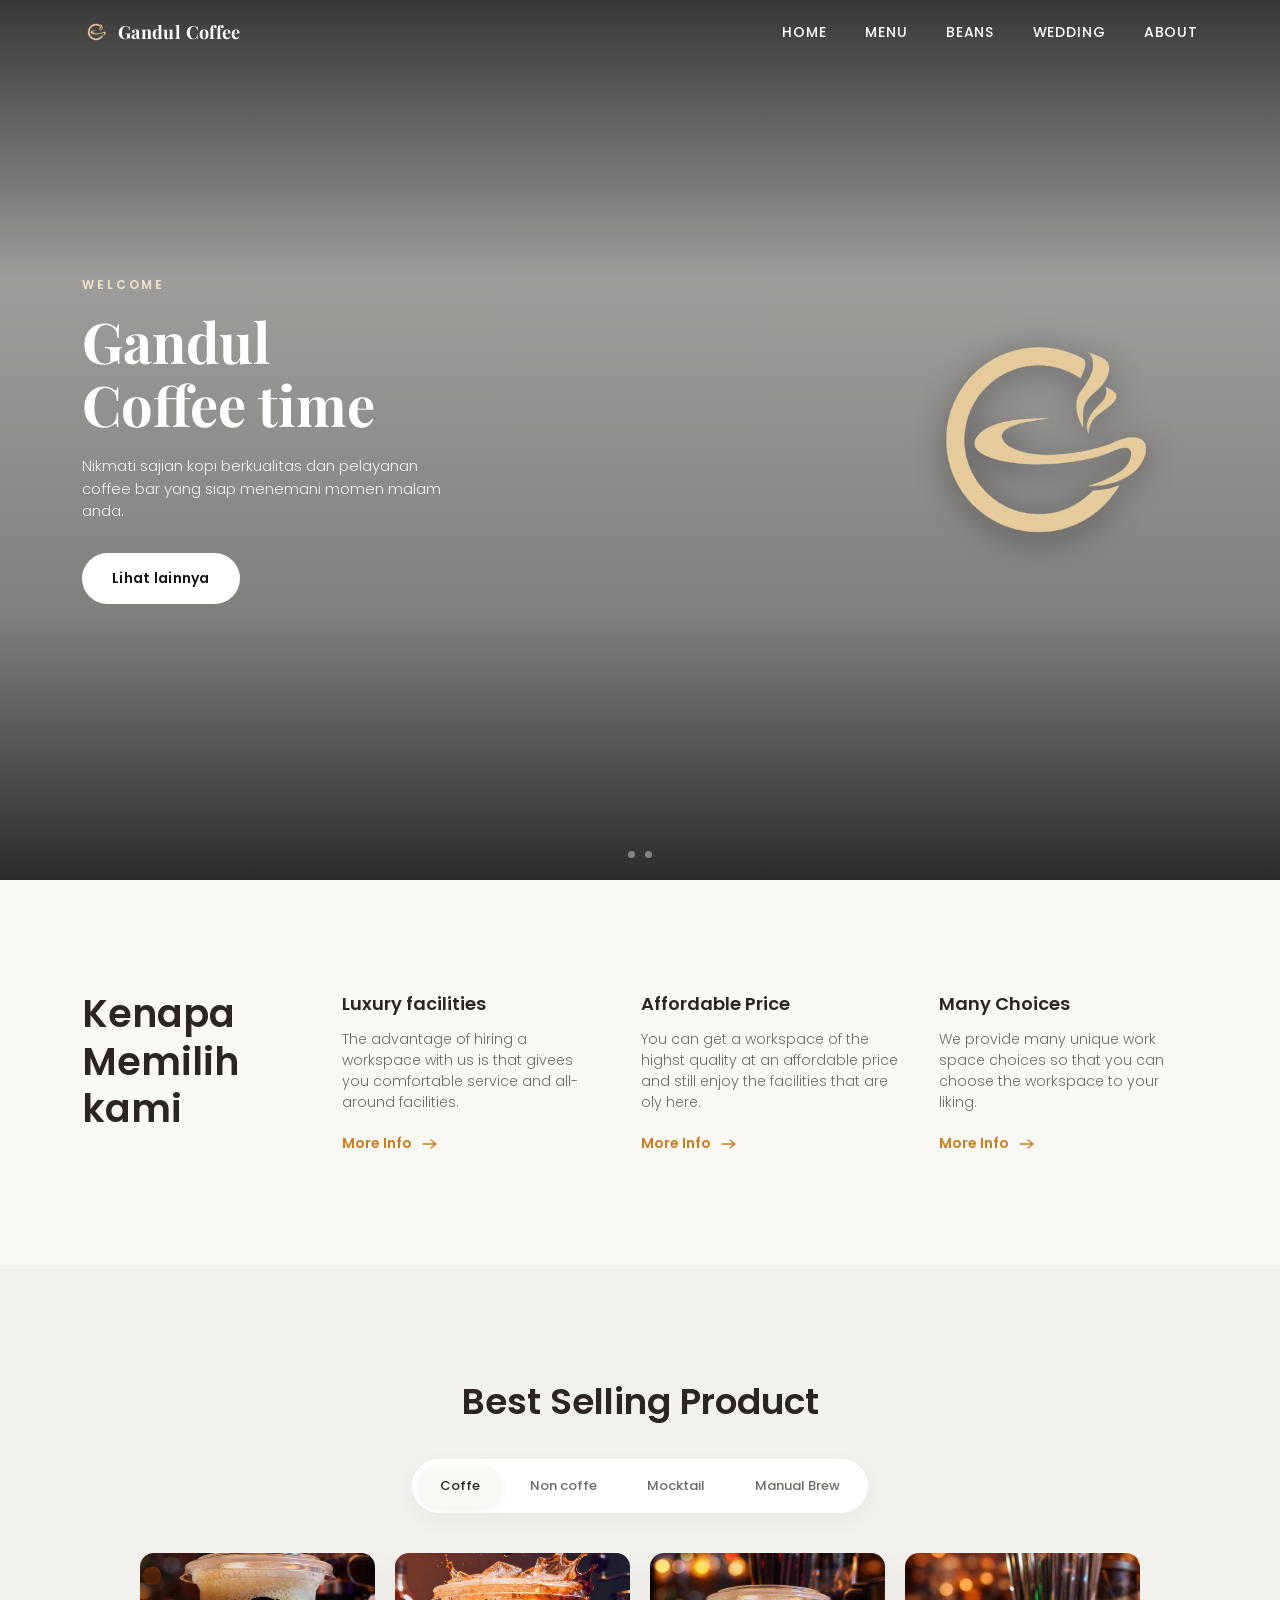
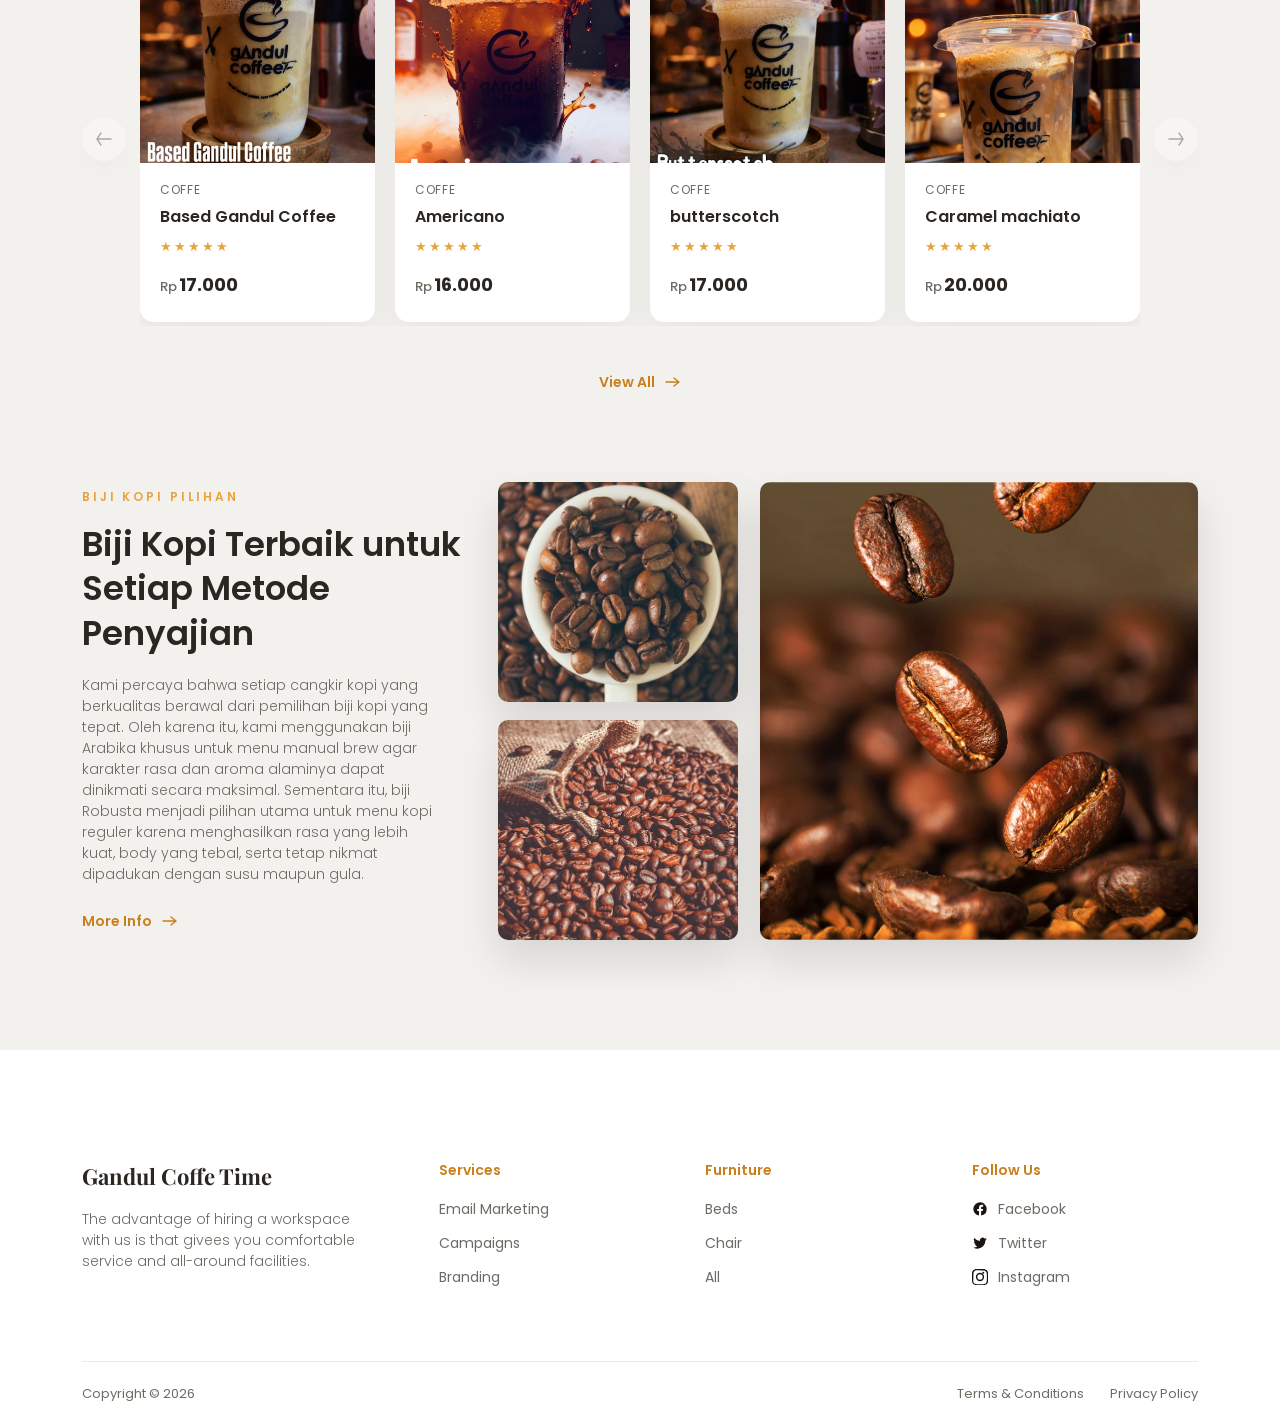
<file: user/landing_page.html>
<!DOCTYPE html>
<html lang="id">
<head>
<meta charset="UTF-8">
<meta name="viewport" content="width=device-width, initial-scale=1.0">
<title>Gandul Coffee Time</title>
<link rel="stylesheet" href="../css/landing_page.css">
</head>
<body>

<!-- ===================== HERO ===================== -->
<section class="hero" id="home">

  <div class="hero-slides">
    <div class="hero-slide slide-1" style="background-image: url('../img/coffe.jpeg');"></div>
    <div class="hero-slide slide-2" style="background-image: url('../img/land.jpeg');"></div>
  </div>

  <header class="site-header">
    <div class="container nav-wrap">
      <a href="#home" class="nav-logo">
        <img src="../img/logo.png" alt="">
        Gandul Coffee
      </a>

      <nav class="main-nav">
        <ul>
          <li><a href="#home">Home</a></li>
          <li><a href="#menu">Menu</a></li>
          <li><a href="#beans">Beans</a></li>
          <li><a href="wedding.html">Wedding</a></li>
          <li><a href="#about">About</a></li>
        </ul>
      </nav>

      <button class="nav-toggle" aria-label="Buka menu" aria-expanded="false">
        <span></span>
        <span></span>
        <span></span>
      </button>
    </div>
  </header>

  <div class="nav-backdrop"></div>

  <div class="hero-content container">
    <div class="hero-grid">
      <div class="hero-text">
        <span class="eyebrow">Welcome</span>
        <h1 class="hero-title">Gandul<br>Coffee time</h1>
        <p class="hero-desc">Nikmati sajian kopi berkualitas dan pelayanan coffee bar yang siap menemani momen malam anda.</p>
        <button class="btn-pill">Lihat lainnya</button>
      </div>
      <div class="hero-emblem">
        <img src="../img/logo.png" alt="Logo Gandul Coffee">
      </div>
    </div>
  </div>

  <div class="hero-dots">
    <span></span>
    <span></span>
  </div>
</section>

<!-- ===================== WHY CHOOSING US ===================== -->
<section class="why-section">
  <div class="container why-grid">
    <div class="why-heading">
      <h2>Kenapa<br>Memilih kami</h2>
    </div>

    <div class="why-item">
      <h3>Luxury facilities</h3>
      <p>The advantage of hiring a workspace with us is that givees you comfortable service and all-around facilities.</p>
      <a href="#" class="link-arrow">More Info
        <svg width="16" height="10" viewBox="0 0 16 10" fill="none"><path d="M1 5h13M9 1l5 4-5 4" stroke="currentColor" stroke-width="1.4" stroke-linecap="round" stroke-linejoin="round"/></svg>
      </a>
    </div>

    <div class="why-item">
      <h3>Affordable Price</h3>
      <p>You can get a workspace of the highst quality at an affordable price and still enjoy the facilities that are oly here.</p>
      <a href="#" class="link-arrow">More Info
        <svg width="16" height="10" viewBox="0 0 16 10" fill="none"><path d="M1 5h13M9 1l5 4-5 4" stroke="currentColor" stroke-width="1.4" stroke-linecap="round" stroke-linejoin="round"/></svg>
      </a>
    </div>

    <div class="why-item">
      <h3>Many Choices</h3>
      <p>We provide many unique work space choices so that you can choose the workspace to your liking.</p>
      <a href="#" class="link-arrow">More Info
        <svg width="16" height="10" viewBox="0 0 16 10" fill="none"><path d="M1 5h13M9 1l5 4-5 4" stroke="currentColor" stroke-width="1.4" stroke-linecap="round" stroke-linejoin="round"/></svg>
      </a>
    </div>
  </div>
</section>

<!-- ===================== BEST SELLING PRODUCT ===================== -->
<section class="products-section" id="menu">
  <div class="container">
    <h2 class="section-title">Best Selling Product</h2>

    <div class="tab-pills">
      <button class="active">Coffe</button>
      <button>Non coffe</button>
      <button>Mocktail</button>
      <button>Manual Brew</button>
    </div>

    <div class="products-row">
      <button class="slider-arrow" aria-label="Previous">
        <svg width="16" height="14" viewBox="0 0 16 14" fill="none"><path d="M15 7H1M5 1L1 7l4 6" stroke="currentColor" stroke-width="1.4" stroke-linecap="round" stroke-linejoin="round"/></svg>
      </button>

      <div class="product-grid">
        <div class="product-card">
          <div class="product-img"><img src="../img/based.jpeg" alt="Sakarias Armchair"></div>
          <div class="product-info">
            <div class="product-cat">Coffe</div>
            <div class="product-name">Based Gandul Coffee</div>
            <div class="product-stars">★★★★★</div>
            <div class="product-price"><span>Rp</span>17.000</div>
          </div>
        </div>

        <div class="product-card">
          <div class="product-img"><img src="../img/americano.jpeg" alt="Baltsar Chair"></div>
          <div class="product-info">
            <div class="product-cat">Coffe</div>
            <div class="product-name">Americano</div>
            <div class="product-stars">★★★★★</div>
            <div class="product-price"><span>Rp</span>16.000</div>
          </div>
        </div>

        <div class="product-card">
          <div class="product-img"><img src="../img/butterscotch.jpeg" alt="Anjay Chair"></div>
          <div class="product-info">
            <div class="product-cat">Coffe</div>
            <div class="product-name">butterscotch</div>
            <div class="product-stars">★★★★★</div>
            <div class="product-price"><span>Rp</span>17.000</div>
          </div>
        </div>

        <div class="product-card">
          <div class="product-img"><img src="../img/machiato.jpeg" alt="Nyantuy Chair"></div>
          <div class="product-info">
            <div class="product-cat">Coffe</div>
            <div class="product-name">Caramel machiato</div>
            <div class="product-stars">★★★★★</div>
            <div class="product-price"><span>Rp</span>20.000</div>
          </div>
        </div>
      </div>

      <button class="slider-arrow" aria-label="Next">
        <svg width="16" height="14" viewBox="0 0 16 14" fill="none"><path d="M1 7h14M11 1l4 6-4 6" stroke="currentColor" stroke-width="1.4" stroke-linecap="round" stroke-linejoin="round"/></svg>
      </button>
    </div>

    <div class="view-all-wrap">
      <a href="menu.html" class="link-arrow">View All
        <svg width="16" height="10" viewBox="0 0 16 10" fill="none"><path d="M1 5h13M9 1l5 4-5 4" stroke="currentColor" stroke-width="1.4" stroke-linecap="round" stroke-linejoin="round"/></svg>
      </a>
    </div>
  </div>
</section>

<!-- ===================== BEANS / MATERIALS ===================== -->
<section class="beans-section" id="beans">
  <div class="container beans-grid">
    <div class="beans-text">
      <span class="eyebrow">BIJI KOPI PILIHAN</span>
      <h2>Biji Kopi Terbaik untuk Setiap Metode Penyajian</h2>
      <p>Kami percaya bahwa setiap cangkir kopi yang berkualitas berawal dari pemilihan biji kopi yang tepat. Oleh karena itu, kami menggunakan biji Arabika khusus untuk menu manual brew agar karakter rasa dan aroma alaminya dapat dinikmati secara maksimal. Sementara itu, biji Robusta menjadi pilihan utama untuk menu kopi reguler karena menghasilkan rasa yang lebih kuat, body yang tebal, serta tetap nikmat dipadukan dengan susu maupun gula.</p>
      <a href="#" class="link-arrow">More Info
        <svg width="16" height="10" viewBox="0 0 16 10" fill="none"><path d="M1 5h13M9 1l5 4-5 4" stroke="currentColor" stroke-width="1.4" stroke-linecap="round" stroke-linejoin="round"/></svg>
      </a>
    </div>

    <div class="beans-stack">
      <img src="../img/robusta 2.jpg" alt="Living room furniture">
      <img src="../img/robusta 3.jpg" alt="Sofa interior">
    </div>

    <div class="beans-feature">
      <img src="../img/robusta.webp" alt="Dining table and chairs">
    </div>
  </div>
</section>

<!-- ===================== FOOTER ===================== -->
<footer class="site-footer" id="about">
  <div class="container">
    <div class="footer-grid">
      <div class="footer-brand">
        <h3>Gandul Coffe Time</h3>
        <p>The advantage of hiring a workspace with us is that givees you comfortable service and all-around facilities.</p>
      </div>

      <div class="footer-col">
        <h4>Services</h4>
        <ul>
          <li>Email Marketing</li>
          <li>Campaigns</li>
          <li>Branding</li>
        </ul>
      </div>

      <div class="footer-col">
        <h4>Furniture</h4>
        <ul>
          <li>Beds</li>
          <li>Chair</li>
          <li>All</li>
        </ul>
      </div>

      <div class="footer-col social">
        <h4>Follow Us</h4>
        <ul>
          <li>
            <svg viewBox="0 0 24 24"><path d="M22 12a10 10 0 1 0-11.5 9.9v-7H7.9V12h2.6V9.8c0-2.6 1.5-4 3.9-4 1.1 0 2.3.2 2.3.2v2.5h-1.3c-1.3 0-1.7.8-1.7 1.6V12h2.9l-.5 2.9h-2.4v7A10 10 0 0 0 22 12z"/></svg>
            Facebook
          </li>
          <li>
            <svg viewBox="0 0 24 24"><path d="M22 5.9c-.7.3-1.5.6-2.3.7.8-.5 1.5-1.3 1.8-2.3-.8.5-1.7.8-2.6 1a4.1 4.1 0 0 0-7 3.7A11.6 11.6 0 0 1 3.4 4.6a4.1 4.1 0 0 0 1.3 5.5c-.7 0-1.3-.2-1.9-.5v.1c0 2 1.4 3.6 3.3 4a4.1 4.1 0 0 1-1.9.1c.5 1.6 2.1 2.8 3.9 2.9A8.2 8.2 0 0 1 2 18.6a11.6 11.6 0 0 0 6.3 1.9c7.5 0 11.7-6.3 11.7-11.7v-.5c.8-.6 1.5-1.3 2-2.1z"/></svg>
            Twitter
          </li>
          <li>
            <svg viewBox="0 0 24 24"><path d="M12 2.2c3.2 0 3.6 0 4.9.1 1.2.1 2 .2 2.4.4.6.2 1.1.6 1.5 1 .4.4.8.9 1 1.5.2.5.3 1.2.4 2.4.1 1.3.1 1.7.1 4.9s0 3.6-.1 4.9c-.1 1.2-.2 2-.4 2.4a4 4 0 0 1-1 1.5c-.4.4-.9.8-1.5 1-.5.2-1.2.3-2.4.4-1.3.1-1.7.1-4.9.1s-3.6 0-4.9-.1c-1.2-.1-2-.2-2.4-.4a4 4 0 0 1-1.5-1 4 4 0 0 1-1-1.5c-.2-.5-.3-1.2-.4-2.4C2.1 15.6 2.1 15.2 2.1 12s0-3.6.1-4.9c.1-1.2.2-2 .4-2.4.2-.6.6-1.1 1-1.5.4-.4.9-.8 1.5-1 .5-.2 1.2-.3 2.4-.4 1.3-.1 1.7-.1 4.9-.1zM12 0C8.7 0 8.3 0 7 .1c-1.3.1-2.2.2-3 .5-.8.3-1.5.7-2.2 1.4C1.1 2.7.7 3.4.4 4.2c-.3.8-.4 1.7-.5 3C-.1 8.5-.1 8.9-.1 12.2s0 3.7.1 5c.1 1.3.2 2.2.5 3 .3.8.7 1.5 1.4 2.2.7.7 1.4 1.1 2.2 1.4.8.3 1.7.4 3 .5 1.3.1 1.7.1 5 .1s3.7 0 5-.1c1.3-.1 2.2-.2 3-.5.8-.3 1.5-.7 2.2-1.4.7-.7 1.1-1.4 1.4-2.2.3-.8.4-1.7.5-3 .1-1.3.1-1.7.1-5s0-3.7-.1-5c-.1-1.3-.2-2.2-.5-3a5.8 5.8 0 0 0-1.4-2.2A5.8 5.8 0 0 0 20 .6c-.8-.3-1.7-.4-3-.5C15.7 0 15.3 0 12 0z"/><path d="M12 5.8a6.2 6.2 0 1 0 0 12.4 6.2 6.2 0 0 0 0-12.4zm0 10.2a4 4 0 1 1 0-8 4 4 0 0 1 0 8zM18.4 5.6a1.4 1.4 0 1 1-2.9 0 1.4 1.4 0 0 1 2.9 0z"/></svg>
            Instagram
          </li>
        </ul>
      </div>
    </div>

    <div class="footer-bottom">
      <div>Copyright © 2026</div>
      <div class="footer-bottom-links">
        <a href="#">Terms &amp; Conditions</a>
        <a href="#">Privacy Policy</a>
      </div>
    </div>
  </div>
</footer>

<script src="../js/landing_page.js"></script>
</body>
</html>
</file>
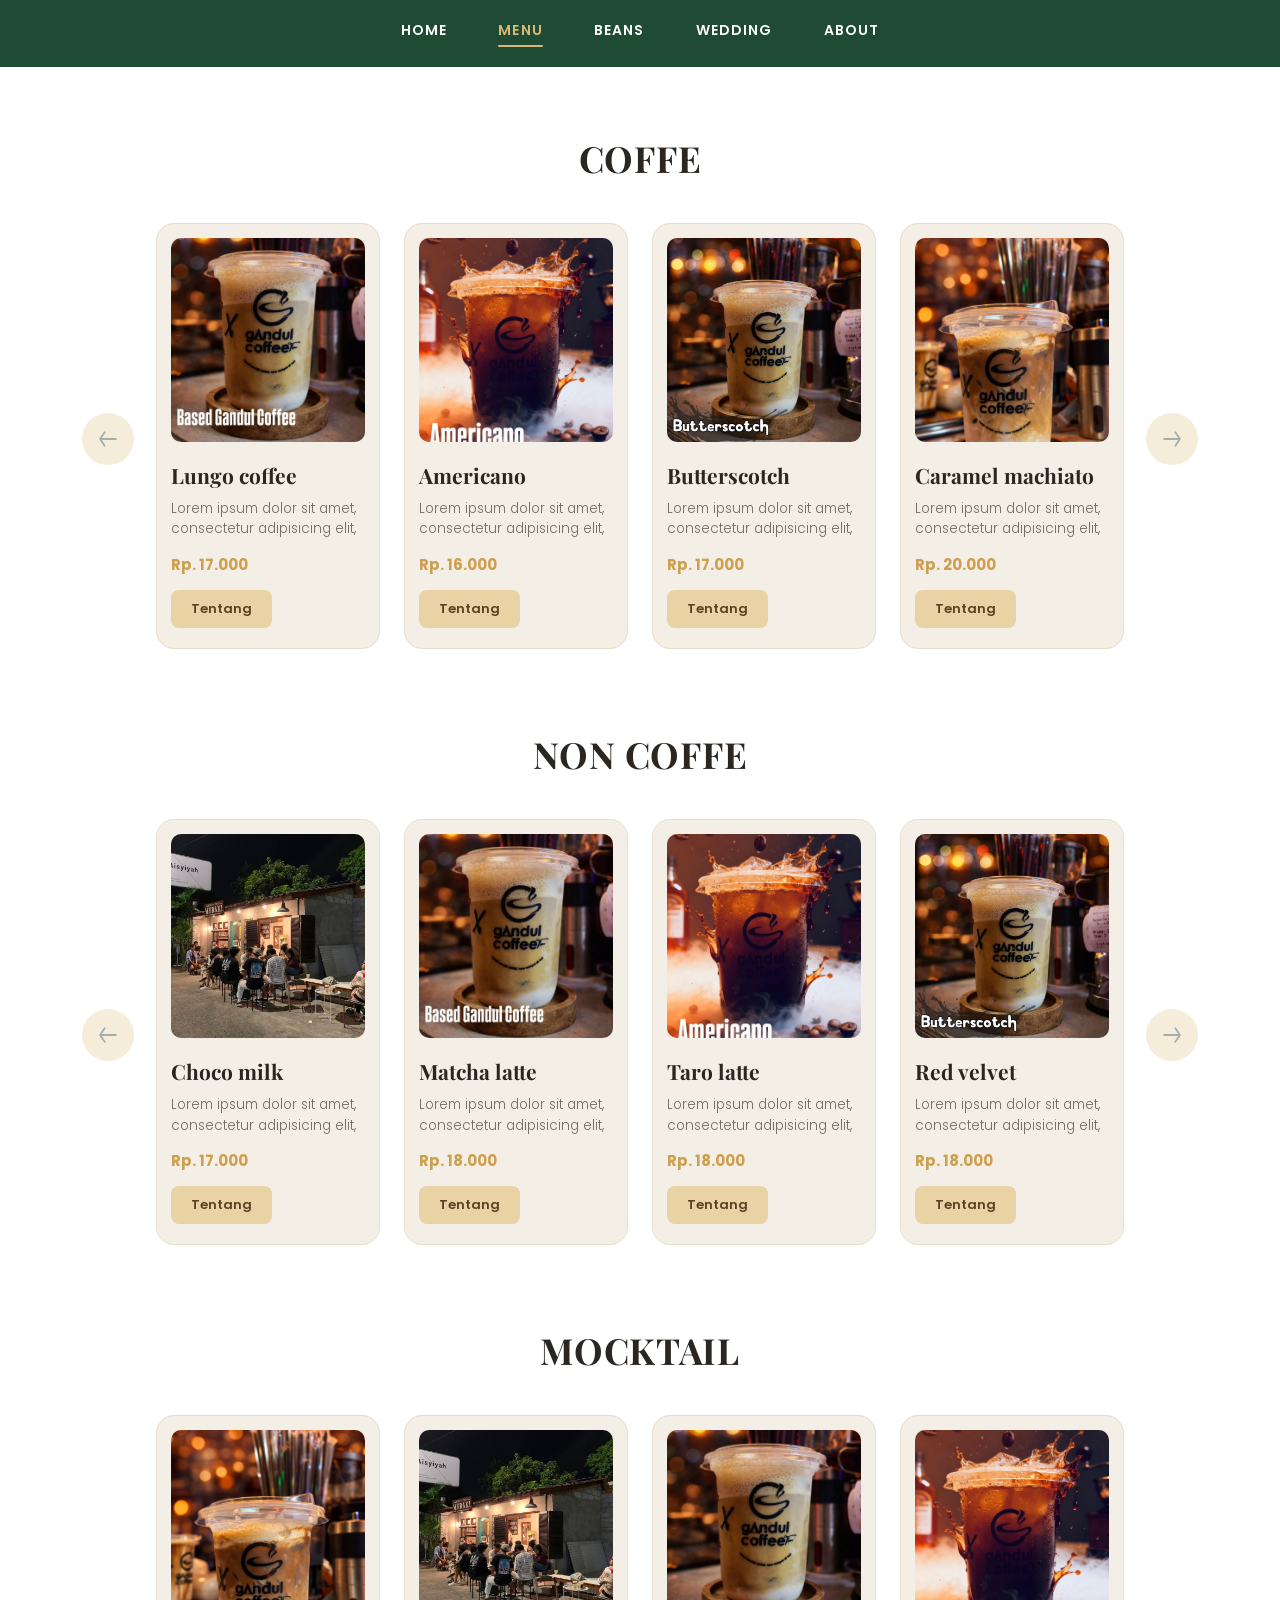
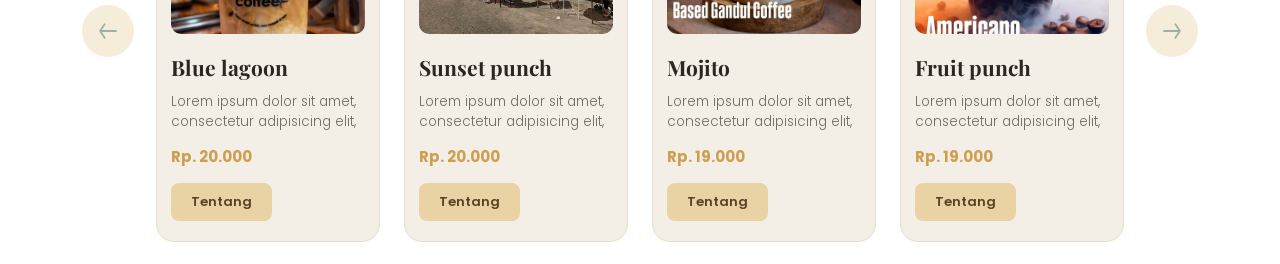
<file: user/menu.html>
<!DOCTYPE html>
<html lang="id">
<head>
<meta charset="UTF-8">
<meta name="viewport" content="width=device-width, initial-scale=1.0">
<title>Menu — Gandul Coffee</title>
<link rel="stylesheet" href="../css/landing_page.css">
<link rel="stylesheet" href="../css/menu.css">
</head>
<body class="menu-page">

<!-- ===================== TOP NAV ===================== -->
<header class="menu-topbar">
  <div class="container">
   <nav class="menu-nav" id="menuNav">
        <a href="landing_page.html#home" data-page="home">Home</a>
        <a href="menu.html" data-page="menu">Menu</a>
        <a href="landing_page.html#beans" data-page="beans">Beans</a>
        <a href="wedding.html" data-page="wedding">Wedding</a>
        <a href="landing_page.html#about" data-page="about">About</a>
    </nav>
    <button class="menu-hamburger" id="menuHamburger" aria-label="Buka menu" aria-expanded="false">
      <span></span><span></span><span></span>
    </button>
  </div>
</header>

<main>

  <!-- ===================== COFFE ===================== -->
  <section class="menu-category" id="coffe">
    <div class="container">
      <h2 class="category-title">COFFE</h2>

      <div class="menu-row">
        <button class="row-arrow prev" aria-label="Sebelumnya" data-target="coffe-grid">
          <svg viewBox="0 0 16 14" fill="none"><path d="M15 7H1M5 1L1 7l4 6" stroke="currentColor" stroke-width="1.6" stroke-linecap="round" stroke-linejoin="round"/></svg>
        </button>

        <div class="menu-grid" id="coffe-grid">
          <article class="menu-card">
            <div class="menu-card-img"><img src="../img/based.jpeg" alt="Lungo coffee"></div>
            <div class="menu-card-body">
              <h3>Lungo coffee</h3>
              <p>Lorem ipsum dolor sit amet, consectetur adipisicing elit,</p>
              <div class="menu-price">Rp. 17.000</div>
              <button class="btn-tentang">Tentang</button>
            </div>
          </article>

          <article class="menu-card">
            <div class="menu-card-img"><img src="../img/americano.jpeg" alt="Americano"></div>
            <div class="menu-card-body">
              <h3>Americano</h3>
              <p>Lorem ipsum dolor sit amet, consectetur adipisicing elit,</p>
              <div class="menu-price">Rp. 16.000</div>
              <button class="btn-tentang">Tentang</button>
            </div>
          </article>

          <article class="menu-card">
            <div class="menu-card-img"><img src="../img/butterscotch.jpeg" alt="Butterscotch"></div>
            <div class="menu-card-body">
              <h3>Butterscotch</h3>
              <p>Lorem ipsum dolor sit amet, consectetur adipisicing elit,</p>
              <div class="menu-price">Rp. 17.000</div>
              <button class="btn-tentang">Tentang</button>
            </div>
          </article>

          <article class="menu-card">
            <div class="menu-card-img"><img src="../img/machiato.jpeg" alt="Caramel machiato"></div>
            <div class="menu-card-body">
              <h3>Caramel machiato</h3>
              <p>Lorem ipsum dolor sit amet, consectetur adipisicing elit,</p>
              <div class="menu-price">Rp. 20.000</div>
              <button class="btn-tentang">Tentang</button>
            </div>
          </article>
        </div>

        <button class="row-arrow next" aria-label="Selanjutnya" data-target="coffe-grid">
          <svg viewBox="0 0 16 14" fill="none"><path d="M1 7h14M11 1l4 6-4 6" stroke="currentColor" stroke-width="1.6" stroke-linecap="round" stroke-linejoin="round"/></svg>
        </button>
      </div>
    </div>
  </section>

  <!-- ===================== NON COFFE ===================== -->
  <section class="menu-category" id="non-coffe">
    <div class="container">
      <h2 class="category-title">NON COFFE</h2>

      <div class="menu-row">
        <button class="row-arrow prev" aria-label="Sebelumnya" data-target="non-coffe-grid">
          <svg viewBox="0 0 16 14" fill="none"><path d="M15 7H1M5 1L1 7l4 6" stroke="currentColor" stroke-width="1.6" stroke-linecap="round" stroke-linejoin="round"/></svg>
        </button>

        <div class="menu-grid" id="non-coffe-grid">
          <article class="menu-card">
            <div class="menu-card-img"><img src="../img/coffe.jpeg" alt="Choco milk"></div>
            <div class="menu-card-body">
              <h3>Choco milk</h3>
              <p>Lorem ipsum dolor sit amet, consectetur adipisicing elit,</p>
              <div class="menu-price">Rp. 17.000</div>
              <button class="btn-tentang">Tentang</button>
            </div>
          </article>

          <article class="menu-card">
            <div class="menu-card-img"><img src="../img/based.jpeg" alt="Matcha latte"></div>
            <div class="menu-card-body">
              <h3>Matcha latte</h3>
              <p>Lorem ipsum dolor sit amet, consectetur adipisicing elit,</p>
              <div class="menu-price">Rp. 18.000</div>
              <button class="btn-tentang">Tentang</button>
            </div>
          </article>

          <article class="menu-card">
            <div class="menu-card-img"><img src="../img/americano.jpeg" alt="Taro latte"></div>
            <div class="menu-card-body">
              <h3>Taro latte</h3>
              <p>Lorem ipsum dolor sit amet, consectetur adipisicing elit,</p>
              <div class="menu-price">Rp. 18.000</div>
              <button class="btn-tentang">Tentang</button>
            </div>
          </article>

          <article class="menu-card">
            <div class="menu-card-img"><img src="../img/butterscotch.jpeg" alt="Red velvet"></div>
            <div class="menu-card-body">
              <h3>Red velvet</h3>
              <p>Lorem ipsum dolor sit amet, consectetur adipisicing elit,</p>
              <div class="menu-price">Rp. 18.000</div>
              <button class="btn-tentang">Tentang</button>
            </div>
          </article>
        </div>

        <button class="row-arrow next" aria-label="Selanjutnya" data-target="non-coffe-grid">
          <svg viewBox="0 0 16 14" fill="none"><path d="M1 7h14M11 1l4 6-4 6" stroke="currentColor" stroke-width="1.6" stroke-linecap="round" stroke-linejoin="round"/></svg>
        </button>
      </div>
    </div>
  </section>

  <!-- ===================== MOCKTAIL ===================== -->
  <section class="menu-category" id="mocktail">
    <div class="container">
      <h2 class="category-title">MOCKTAIL</h2>

      <div class="menu-row">
        <button class="row-arrow prev" aria-label="Sebelumnya" data-target="mocktail-grid">
          <svg viewBox="0 0 16 14" fill="none"><path d="M15 7H1M5 1L1 7l4 6" stroke="currentColor" stroke-width="1.6" stroke-linecap="round" stroke-linejoin="round"/></svg>
        </button>

        <div class="menu-grid" id="mocktail-grid">
          <article class="menu-card">
            <div class="menu-card-img"><img src="../img/machiato.jpeg" alt="Blue lagoon"></div>
            <div class="menu-card-body">
              <h3>Blue lagoon</h3>
              <p>Lorem ipsum dolor sit amet, consectetur adipisicing elit,</p>
              <div class="menu-price">Rp. 20.000</div>
              <button class="btn-tentang">Tentang</button>
            </div>
          </article>

          <article class="menu-card">
            <div class="menu-card-img"><img src="../img/coffe.jpeg" alt="Sunset punch"></div>
            <div class="menu-card-body">
              <h3>Sunset punch</h3>
              <p>Lorem ipsum dolor sit amet, consectetur adipisicing elit,</p>
              <div class="menu-price">Rp. 20.000</div>
              <button class="btn-tentang">Tentang</button>
            </div>
          </article>

          <article class="menu-card">
            <div class="menu-card-img"><img src="../img/based.jpeg" alt="Mojito"></div>
            <div class="menu-card-body">
              <h3>Mojito</h3>
              <p>Lorem ipsum dolor sit amet, consectetur adipisicing elit,</p>
              <div class="menu-price">Rp. 19.000</div>
              <button class="btn-tentang">Tentang</button>
            </div>
          </article>

          <article class="menu-card">
            <div class="menu-card-img"><img src="../img/americano.jpeg" alt="Fruit punch"></div>
            <div class="menu-card-body">
              <h3>Fruit punch</h3>
              <p>Lorem ipsum dolor sit amet, consectetur adipisicing elit,</p>
              <div class="menu-price">Rp. 19.000</div>
              <button class="btn-tentang">Tentang</button>
            </div>
          </article>
        </div>

        <button class="row-arrow next" aria-label="Selanjutnya" data-target="mocktail-grid">
          <svg viewBox="0 0 16 14" fill="none"><path d="M1 7h14M11 1l4 6-4 6" stroke="currentColor" stroke-width="1.6" stroke-linecap="round" stroke-linejoin="round"/></svg>
        </button>
      </div>
    </div>
  </section>

</main>

<script src="../js/landing_page.js"></script>
<script src="../js/menu.js"></script>
</body>
</html>
</file>
<file: css/landing_page.css>
/* ===================================
   Gandul Coffee — Landing Page Styles
   Mobile-first base, enhanced for tablet & desktop
   =================================== */

@import url('https://fonts.googleapis.com/css2?family=Playfair+Display:wght@500;600;700;800&family=Poppins:wght@300;400;500;600;700&display=swap');

:root {
  --color-dark: #1a1410;
  --color-cream: #faf8f5;
  --color-text: #2b2622;
  --color-text-muted: #6f6a64;
  --color-accent: #e8a33d;
  --color-accent-dark: #c97f1e;
  --color-card-bg: #ffffff;
  --color-section-bg: #f3f1ee;
  --font-display: 'Playfair Display', serif;
  --font-body: 'Poppins', sans-serif;
  --max-width: 1180px;

  /* spacing scale — shrinks automatically on small screens via clamp() */
  --section-pad: clamp(56px, 9vw, 110px);
  --container-pad: clamp(20px, 5vw, 32px);
}

* {
  margin: 0;
  padding: 0;
  box-sizing: border-box;
}

html {
  scroll-behavior: smooth;
}

body {
  font-family: var(--font-body);
  color: var(--color-text);
  background: var(--color-cream);
  line-height: 1.5;
  -webkit-font-smoothing: antialiased;
  overflow-x: hidden;
}

img {
  max-width: 100%;
  display: block;
}

a {
  text-decoration: none;
  color: inherit;
}

ul {
  list-style: none;
}

button {
  font-family: inherit;
}

:focus-visible {
  outline: 2px solid var(--color-accent);
  outline-offset: 3px;
}

.container {
  max-width: var(--max-width);
  margin: 0 auto;
  padding: 0 var(--container-pad);
}

.eyebrow {
  font-size: 12px;
  letter-spacing: 0.24em;
  text-transform: uppercase;
  font-weight: 600;
  color: var(--color-accent);
}

.link-arrow {
  display: inline-flex;
  align-items: center;
  gap: 10px;
  font-size: 14px;
  font-weight: 600;
  color: var(--color-accent-dark);
}

.link-arrow svg {
  transition: transform 0.25s ease;
  flex-shrink: 0;
}

.link-arrow:hover svg {
  transform: translateX(5px);
}

/* ===================================
   Header / Navigation
   =================================== */

.site-header {
  position: fixed;
  top: 0;
  left: 0;
  right: 0;
  z-index: 100;
  padding: 18px 0;
  transition: background 0.3s ease, padding 0.3s ease, box-shadow 0.3s ease;
}

.site-header.is-scrolled {
  background: rgba(26, 20, 16, 0.92);
  backdrop-filter: blur(8px);
  padding: 12px 0;
  box-shadow: 0 6px 20px rgba(0, 0, 0, 0.15);
}

.nav-wrap {
  display: flex;
  align-items: center;
  justify-content: space-between;
}

.nav-logo {
  display: flex;
  align-items: center;
  gap: 8px;
  color: #fff;
  font-family: var(--font-display);
  font-weight: 700;
  font-size: 18px;
  letter-spacing: 0.02em;
  z-index: 110;
}

.nav-logo img {
  width: 28px;
  height: 28px;
  object-fit: contain;
}

.nav-toggle {
  display: none;
  width: 40px;
  height: 40px;
  border: none;
  background: transparent;
  cursor: pointer;
  position: relative;
  z-index: 110;
  flex-direction: column;
  align-items: center;
  justify-content: center;
  gap: 5px;
}

.nav-toggle span {
  width: 24px;
  height: 2px;
  background: #fff;
  border-radius: 2px;
  transition: transform 0.3s ease, opacity 0.3s ease;
}

.nav-toggle.is-active span:nth-child(1) {
  transform: translateY(7px) rotate(45deg);
}

.nav-toggle.is-active span:nth-child(2) {
  opacity: 0;
}

.nav-toggle.is-active span:nth-child(3) {
  transform: translateY(-7px) rotate(-45deg);
}

.main-nav ul {
  display: flex;
  gap: clamp(20px, 3vw, 48px);
}

.main-nav a {
  color: #fff;
  font-size: 14px;
  font-weight: 500;
  letter-spacing: 0.06em;
  text-transform: uppercase;
  position: relative;
  padding-bottom: 4px;
}

.main-nav a::after {
  content: '';
  position: absolute;
  left: 0;
  bottom: 0;
  width: 0;
  height: 1px;
  background: var(--color-accent);
  transition: width 0.25s ease;
}

.main-nav a:hover::after {
  width: 100%;
}

/* ===================================
   Hero / Auto-sliding background
   =================================== */

.hero {
  position: relative;
  height: 100vh;
  min-height: 540px;
  max-height: 880px;
  overflow: hidden;
  display: flex;
  align-items: center;
}

.hero-slides {
  position: absolute;
  inset: 0;
  z-index: 0;
}

.hero-slide {
  position: absolute;
  inset: 0;
  background-size: cover;
  background-position: center;
  opacity: 0;
}

/* Single-photo mode: a slow continuous Ken Burns drift keeps the hero
   feeling alive even with only one location photo available. Add a
   second .hero-slide (slide-2) + matching image and this rule set
   automatically turns into a real two-slide crossfade — see js/landing_page.js */
.hero-slide.is-only-slide {
  opacity: 1;
  animation: kenBurns 18s ease-in-out infinite alternate;
}

.hero-slide.slide-1.has-sibling {
  animation: heroFade 14s infinite;
  animation-delay: 0s;
}

.hero-slide.slide-2.has-sibling {
  animation: heroFade 14s infinite;
  animation-delay: 7s;
}

@keyframes heroFade {
  0%    { opacity: 0; transform: scale(1.06); }
  4%    { opacity: 1; transform: scale(1.06); }
  46%   { opacity: 1; transform: scale(1.12); }
  50%   { opacity: 0; transform: scale(1.12); }
  100%  { opacity: 0; transform: scale(1.06); }
}

@keyframes kenBurns {
  0%   { transform: scale(1.04) translate(0, 0); }
  100% { transform: scale(1.14) translate(-1.5%, -1%); }
}

.hero::before {
  content: '';
  position: absolute;
  inset: 0;
  background: linear-gradient(
    180deg,
    rgba(10, 8, 6, 0.8) 0%,
    rgba(10, 8, 6, 0.38) 32%,
    rgba(10, 8, 6, 0.5) 70%,
    rgba(10, 8, 6, 0.85) 100%
  );
  z-index: 1;
}

.hero-dots {
  position: absolute;
  bottom: 22px;
  left: 50%;
  transform: translateX(-50%);
  display: flex;
  gap: 10px;
  z-index: 3;
}

.hero-dots span {
  width: 7px;
  height: 7px;
  border-radius: 50%;
  background: rgba(255, 255, 255, 0.4);
}

.hero-dots.has-sibling span {
  animation: dotPulse 14s infinite;
}

.hero-dots span:nth-child(1) { animation-delay: 0s; }
.hero-dots span:nth-child(2) { animation-delay: 7s; }

@keyframes dotPulse {
  0%   { background: var(--color-accent); width: 22px; border-radius: 4px; }
  46%  { background: var(--color-accent); width: 22px; border-radius: 4px; }
  50%  { background: rgba(255,255,255,0.4); width: 7px; border-radius: 50%; }
  96%  { background: rgba(255,255,255,0.4); width: 7px; border-radius: 50%; }
  100% { background: rgba(255,255,255,0.4); width: 7px; border-radius: 50%; }
}

.hero-content {
  position: relative;
  z-index: 2;
  width: 100%;
}

.hero-grid {
  display: grid;
  grid-template-columns: 1.4fr 1fr;
  align-items: center;
  gap: 24px;
}

.hero-text {
  max-width: 480px;
}

.hero-text .eyebrow {
  color: #f1e3c8;
  display: block;
  margin-bottom: 16px;
}

.hero-title {
  font-family: var(--font-display);
  font-weight: 700;
  font-size: clamp(34px, 6vw, 56px);
  line-height: 1.12;
  color: #fff;
  margin-bottom: 20px;
}

.hero-desc {
  color: rgba(255, 255, 255, 0.85);
  font-size: 15px;
  font-weight: 300;
  max-width: 360px;
  margin-bottom: 30px;
}

.btn-pill {
  display: inline-block;
  background: #fff;
  color: var(--color-dark);
  padding: 15px 30px;
  border-radius: 40px;
  font-size: 14px;
  font-weight: 600;
  letter-spacing: 0.02em;
  border: none;
  cursor: pointer;
  min-height: 48px;
  transition: background 0.25s ease, color 0.25s ease, transform 0.25s ease;
}

.btn-pill:hover {
  background: var(--color-accent);
  color: #fff;
  transform: translateY(-2px);
}

/* Emblem — kept deliberately small and quiet so it reads as a mark,
   not a second logo competing with the wordmark */
.hero-emblem {
  display: flex;
  justify-content: center;
  width: 320px;
  height: 320px;
  justify-self: end;
}

.hero-emblem img {
  width: 100%;
  height: 100%;
  object-fit: contain;
  filter: drop-shadow(0 6px 16px rgba(0, 0, 0, 0.35));
}

/* ===================================
   Why Choosing Us
   =================================== */

.why-section {
  padding: var(--section-pad) 0;
  background: var(--color-cream);
}

.why-grid {
  display: grid;
  grid-template-columns: 0.85fr 1fr 1fr 1fr;
  gap: 40px;
  align-items: start;
}

.why-heading h2 {
  font-family: var(--font-body);
  font-size: clamp(28px, 4vw, 38px);
  font-weight: 600;
  line-height: 1.25;
  color: var(--color-text);
}

.why-item h3 {
  font-size: 18px;
  font-weight: 600;
  margin-bottom: 12px;
}

.why-item p {
  font-size: 14px;
  color: var(--color-text-muted);
  font-weight: 300;
  margin-bottom: 18px;
}

/* ===================================
   Best Selling Product
   =================================== */

.products-section {
  background: var(--color-section-bg);
  padding: var(--section-pad) 0 calc(var(--section-pad) * 0.8);
}

.section-title {
  text-align: center;
  font-family: var(--font-body);
  font-size: clamp(26px, 4vw, 36px);
  font-weight: 600;
  margin-bottom: 30px;
}

.tab-pills {
  display: flex;
  justify-content: flex-start;
  gap: 6px;
  background: #fff;
  width: fit-content;
  max-width: 100%;
  margin: 0 auto 40px;
  padding: 6px;
  border-radius: 40px;
  box-shadow: 0 8px 24px rgba(0, 0, 0, 0.04);
  overflow-x: auto;
  -ms-overflow-style: none;
  scrollbar-width: none;
}

.tab-pills::-webkit-scrollbar {
  display: none;
}

.tab-pills button {
  border: none;
  background: transparent;
  padding: 11px 22px;
  border-radius: 40px;
  font-family: var(--font-body);
  font-size: 13px;
  font-weight: 500;
  color: var(--color-text-muted);
  cursor: pointer;
  white-space: nowrap;
  transition: background 0.25s ease, color 0.25s ease;
}

.tab-pills button.active {
  background: var(--color-cream);
  color: var(--color-text);
  box-shadow: 0 4px 10px rgba(0, 0, 0, 0.06);
}

.products-row {
  position: relative;
  display: flex;
  align-items: center;
  gap: 14px;
}

.product-grid {
  flex: 1;
  display: grid;
  grid-auto-flow: column;
  grid-auto-columns: minmax(220px, 1fr);
  gap: 20px;
  overflow-x: auto;
  scroll-snap-type: x mandatory;
  scroll-behavior: smooth;
  padding-bottom: 4px;
  -ms-overflow-style: none;
  scrollbar-width: none;
}

.product-grid::-webkit-scrollbar {
  display: none;
}

.product-card {
  scroll-snap-align: start;
  background: var(--color-card-bg);
  border-radius: 14px;
  overflow: hidden;
  box-shadow: 0 10px 30px rgba(20, 15, 10, 0.05);
  transition: transform 0.3s ease, box-shadow 0.3s ease;
}

.product-card:hover {
  transform: translateY(-6px);
  box-shadow: 0 18px 36px rgba(20, 15, 10, 0.1);
}

.product-img {
  height: 210px;
  display: flex;
  align-items: center;
  justify-content: center;
  background: #f6f4f1;
  overflow: hidden;
}

.product-img img {
  width: 100%;
  height: 100%;
  object-fit: cover;
}

.product-info {
  padding: 18px 20px 24px;
}

.product-cat {
  font-size: 12px;
  color: var(--color-text-muted);
  text-transform: uppercase;
  letter-spacing: 0.06em;
  margin-bottom: 6px;
}

.product-name {
  font-size: 16px;
  font-weight: 600;
  margin-bottom: 8px;
}

.product-stars {
  color: var(--color-accent);
  font-size: 13px;
  margin-bottom: 14px;
  letter-spacing: 2px;
}

.product-price {
  font-size: 18px;
  font-weight: 700;
}

.product-price span {
  font-size: 13px;
  font-weight: 500;
  color: var(--color-text-muted);
  margin-right: 2px;
}

.slider-arrow {
  flex-shrink: 0;
  width: 44px;
  height: 44px;
  border-radius: 50%;
  background: #fff;
  border: none;
  display: flex;
  align-items: center;
  justify-content: center;
  cursor: pointer;
  box-shadow: 0 8px 20px rgba(0, 0, 0, 0.07);
  transition: background 0.25s ease, color 0.25s ease, opacity 0.25s ease;
  color: var(--color-text);
}

.slider-arrow:hover {
  background: var(--color-accent);
  color: #fff;
}

.slider-arrow:disabled {
  opacity: 0.35;
  cursor: default;
  background: #fff;
  color: var(--color-text);
}

.view-all-wrap {
  text-align: center;
  margin-top: 44px;
}

.view-all-wrap .link-arrow {
  justify-content: center;
}

/* ===================================
   Beans / Materials section
   =================================== */

.beans-section {
  background: var(--color-section-bg);
  padding: 0 0 var(--section-pad);
}

.beans-grid {
  display: grid;
  grid-template-columns: 0.9fr 0.55fr 1fr;
  gap: 22px;
  align-items: center;
}

.beans-text .eyebrow {
  margin-bottom: 16px;
  display: block;
}

.beans-text h2 {
  font-family: var(--font-body);
  font-size: clamp(24px, 3.6vw, 34px);
  font-weight: 600;
  line-height: 1.3;
  margin-bottom: 20px;
}

.beans-text p {
  font-size: 14px;
  color: var(--color-text-muted);
  font-weight: 300;
  max-width: 360px;
  margin-bottom: 24px;
}

.beans-stack {
  display: flex;
  flex-direction: column;
  gap: 18px;
}

.beans-stack img,
.beans-feature img {
  border-radius: 10px;
  box-shadow: 0 20px 40px rgba(20, 15, 10, 0.12);
}

.beans-stack img {
  height: 220px;
  width: 100%;
  object-fit: cover;
}

.beans-feature img {
  height: 458px;
  width: 100%;
  object-fit: cover;
}

/* ===================================
   Footer
   =================================== */

.site-footer {
  background: #fff;
  padding: var(--section-pad) 0 0;
}

.footer-grid {
  display: grid;
  grid-template-columns: 1.4fr 1fr 1fr 1fr;
  gap: 40px;
  padding-bottom: 60px;
}

.footer-brand h3 {
  font-family: var(--font-display);
  font-size: 22px;
  font-weight: 700;
  margin-bottom: 16px;
}

.footer-brand p {
  font-size: 14px;
  color: var(--color-text-muted);
  font-weight: 300;
  max-width: 280px;
}

.footer-col h4 {
  font-size: 14px;
  font-weight: 600;
  color: var(--color-accent-dark);
  margin-bottom: 18px;
}

.footer-col ul li {
  margin-bottom: 13px;
  font-size: 14px;
  color: var(--color-text-muted);
}

.footer-col.social ul li {
  display: flex;
  align-items: center;
  gap: 10px;
}

.footer-col.social svg {
  width: 16px;
  height: 16px;
  fill: var(--color-dark);
  flex-shrink: 0;
}

.footer-bottom {
  border-top: 1px solid #ece9e4;
  padding: 22px 0;
  display: flex;
  align-items: center;
  justify-content: space-between;
  font-size: 13px;
  color: var(--color-text-muted);
  gap: 14px;
  flex-wrap: wrap;
}

.footer-bottom-links {
  display: flex;
  gap: 26px;
}

/* ===================================
   Responsive — Tablet (≤1024px)
   =================================== */

@media (max-width: 1024px) {
  .why-grid { grid-template-columns: 1fr 1fr; gap: 32px 28px; }
  .beans-grid { grid-template-columns: 1fr 1fr; }
  .beans-feature { grid-column: 1 / -1; }
  .beans-feature img { height: 320px; }
  .footer-grid { grid-template-columns: 1fr 1fr; gap: 36px 24px; }
  .product-grid { grid-auto-columns: minmax(200px, 46%); }
}

/* ===================================
   Responsive — Nav switches to hamburger (≤860px)
   =================================== */

@media (max-width: 860px) {
  .nav-toggle {
    display: flex;
  }

  .main-nav {
    position: fixed;
    top: 0;
    right: 0;
    height: 100vh;
    width: min(78vw, 320px);
    background: rgba(20, 15, 11, 0.98);
    backdrop-filter: blur(10px);
    transform: translateX(100%);
    transition: transform 0.35s ease;
    display: flex;
    align-items: center;
    justify-content: center;
    z-index: 105;
  }

  .main-nav.is-open {
    transform: translateX(0);
  }

  .main-nav ul {
    flex-direction: column;
    align-items: flex-start;
    gap: 28px;
    padding: 0 44px;
  }

  .main-nav a {
    font-size: 16px;
  }

  .nav-backdrop {
    position: fixed;
    inset: 0;
    background: rgba(0, 0, 0, 0.45);
    opacity: 0;
    pointer-events: none;
    transition: opacity 0.3s ease;
    z-index: 104;
  }

  .nav-backdrop.is-open {
    opacity: 1;
    pointer-events: auto;
  }
}

/* ===================================
   Responsive — Mobile (≤720px)
   =================================== */

@media (max-width: 720px) {
  .hero { min-height: 580px; }

  .hero-grid {
    grid-template-columns: 1fr;
    justify-items: center;
    text-align: center;
    gap: 22px;
  }

  .hero-text {
    max-width: 440px;
  }

  .hero-desc { margin-left: auto; margin-right: auto; }

  .hero-emblem {
    width: 56px;
    height: 56px;
    justify-self: center;
    order: -1;
  }

  .why-grid { grid-template-columns: 1fr; gap: 36px; }
  .why-heading { margin-bottom: 4px; }

  .tab-pills { width: 100%; justify-content: flex-start; }

  .product-grid { grid-auto-columns: minmax(72%, 1fr); }

  .beans-grid { grid-template-columns: 1fr; }
  .beans-stack { flex-direction: row; }
  .beans-stack img { height: 160px; }
  .beans-feature img { height: 260px; }
  .beans-text p { max-width: none; }

  .footer-grid { grid-template-columns: 1fr; gap: 36px; padding-bottom: 40px; }
  .footer-bottom { flex-direction: column; text-align: center; }
  .footer-bottom-links { gap: 22px; }
}

/* ===================================
   Responsive — Small phones (≤420px)
   =================================== */

@media (max-width: 420px) {
  .beans-stack { flex-direction: column; }
  .beans-stack img { height: 180px; }
  .slider-arrow { width: 38px; height: 38px; }
}

/* ===================================
   Reduced motion
   =================================== */

@media (prefers-reduced-motion: reduce) {
  .hero-slide,
  .hero-dots span,
  .main-nav,
  .product-card,
  .btn-pill {
    animation: none !important;
    transition: none !important;
  }
}
</file>
<file: css/menu.css>
/* ===================================
   Gandul Coffee — Menu Page Styles
   Extends landing_page.css design tokens
   =================================== */

:root {
  --menu-green: #1f4a34;
  --menu-green-dark: #163a29;
  --menu-cream-card: #f4efe6;
  --menu-tan: #e9d2a4;
  --menu-tan-dark: #d8b878;
  --menu-gold: #cf9f4f;
  --menu-border: #e7ddc9;
}

body.menu-page {
  background: #ffffff;
}

/* ---------- Header / Nav ---------- */

.menu-topbar {
  background: var(--menu-green);
  padding: 20px 0;
}

.menu-topbar .container {
  display: flex;
  align-items: center;
  justify-content: center;
}

.menu-nav {
  display: flex;
  align-items: center;
  gap: clamp(24px, 4vw, 56px);
  flex-wrap: wrap;
  justify-content: center;
}

.menu-nav a {
  color: #ffffff;
  font-size: 14px;
  font-weight: 600;
  letter-spacing: 0.08em;
  text-transform: uppercase;
  position: relative;
  padding-bottom: 6px;
  transition: color 0.25s ease;
}

.menu-nav a::after {
  content: '';
  position: absolute;
  left: 0;
  bottom: 0;
  width: 0;
  height: 2px;
  border-radius: 2px;
  background: var(--menu-tan-dark);
  transition: width 0.25s ease;
}

.menu-nav a:hover {
  color: var(--menu-tan-dark);
}

.menu-nav a.is-active {
  color: var(--menu-tan-dark);
}

.menu-nav a.is-active::after,
.menu-nav a:hover::after {
  width: 100%;
}

.menu-hamburger {
  display: none;
  width: 40px;
  height: 40px;
  border: none;
  background: transparent;
  cursor: pointer;
  flex-direction: column;
  align-items: center;
  justify-content: center;
  gap: 5px;
}

.menu-hamburger span {
  width: 22px;
  height: 2px;
  background: #fff;
  border-radius: 2px;
}

/* ---------- Category sections ---------- */

.menu-category {
  padding: 56px 0 12px;
}

.menu-category:first-of-type {
  padding-top: 64px;
}

.category-title {
  text-align: center;
  font-family: var(--font-display);
  font-weight: 700;
  font-size: clamp(26px, 3.4vw, 36px);
  letter-spacing: 0.02em;
  color: var(--color-text);
  margin-bottom: 34px;
}

.menu-row {
  position: relative;
  display: flex;
  align-items: center;
  gap: 18px;
}

.row-arrow {
  flex-shrink: 0;
  width: 52px;
  height: 52px;
  border-radius: 50%;
  border: none;
  background: var(--menu-tan);
  color: var(--menu-green-dark);
  display: flex;
  align-items: center;
  justify-content: center;
  cursor: pointer;
  transition: background 0.25s ease, transform 0.25s ease, opacity 0.25s ease;
}

.row-arrow:hover:not(:disabled) {
  background: var(--menu-tan-dark);
  transform: translateY(-2px);
}

.row-arrow:disabled {
  opacity: 0.4;
  cursor: default;
}

.row-arrow svg {
  width: 18px;
  height: 18px;
}

.menu-grid {
  flex: 1;
  display: grid;
  grid-auto-flow: column;
  grid-auto-columns: minmax(0, 1fr);
  gap: 24px;
  overflow-x: auto;
  scroll-snap-type: x mandatory;
  scroll-behavior: smooth;
  padding: 4px 4px 10px;
  -ms-overflow-style: none;
  scrollbar-width: none;
}

.menu-grid::-webkit-scrollbar {
  display: none;
}

/* ---------- Menu card ---------- */

.menu-card {
  scroll-snap-align: start;
  background: var(--menu-cream-card);
  border: 1px solid var(--menu-border);
  border-radius: 18px;
  padding: 14px 14px 20px;
  display: flex;
  flex-direction: column;
  transition: transform 0.3s ease, box-shadow 0.3s ease;
}

.menu-card:hover {
  transform: translateY(-6px);
  box-shadow: 0 18px 34px rgba(20, 15, 10, 0.1);
}

.menu-card-img {
  border-radius: 10px;
  overflow: hidden;
  aspect-ratio: 1 / 1.05;
  background: #12100e;
}

.menu-card-img img {
  width: 100%;
  height: 100%;
  object-fit: cover;
}

.menu-card-body {
  padding-top: 18px;
}

.menu-card-body h3 {
  font-family: var(--font-display);
  font-weight: 700;
  font-size: 21px;
  color: var(--color-text);
  margin-bottom: 8px;
}

.menu-card-body p {
  font-size: 13.5px;
  line-height: 1.5;
  color: var(--color-text-muted);
  font-weight: 300;
  margin-bottom: 14px;
}

.menu-price {
  font-size: 15px;
  font-weight: 700;
  color: var(--menu-gold);
  margin-bottom: 14px;
}

.btn-tentang {
  align-self: flex-start;
  background: var(--menu-tan);
  color: #5a4322;
  border: none;
  padding: 9px 20px;
  border-radius: 8px;
  font-size: 13px;
  font-weight: 600;
  cursor: pointer;
  transition: background 0.25s ease;
}

.btn-tentang:hover {
  background: var(--menu-tan-dark);
}

/* ---------- Responsive ---------- */

@media (max-width: 1024px) {
  .menu-grid { grid-auto-columns: minmax(70%, 46%); }
}

@media (max-width: 860px) {
  .menu-nav { display: none; }

  .menu-hamburger { display: flex; }

  .menu-topbar .container { justify-content: space-between; }

  .menu-nav.is-open {
    display: flex;
    position: fixed;
    inset: 0;
    top: 0;
    background: rgba(15, 30, 22, 0.98);
    flex-direction: column;
    justify-content: center;
    z-index: 200;
  }
}

@media (max-width: 720px) {
  .menu-grid { grid-auto-columns: minmax(78%, 1fr); }
  .row-arrow { width: 42px; height: 42px; }
  .menu-category { padding: 40px 0 4px; }
  .category-title { margin-bottom: 24px; }
}
</file>
